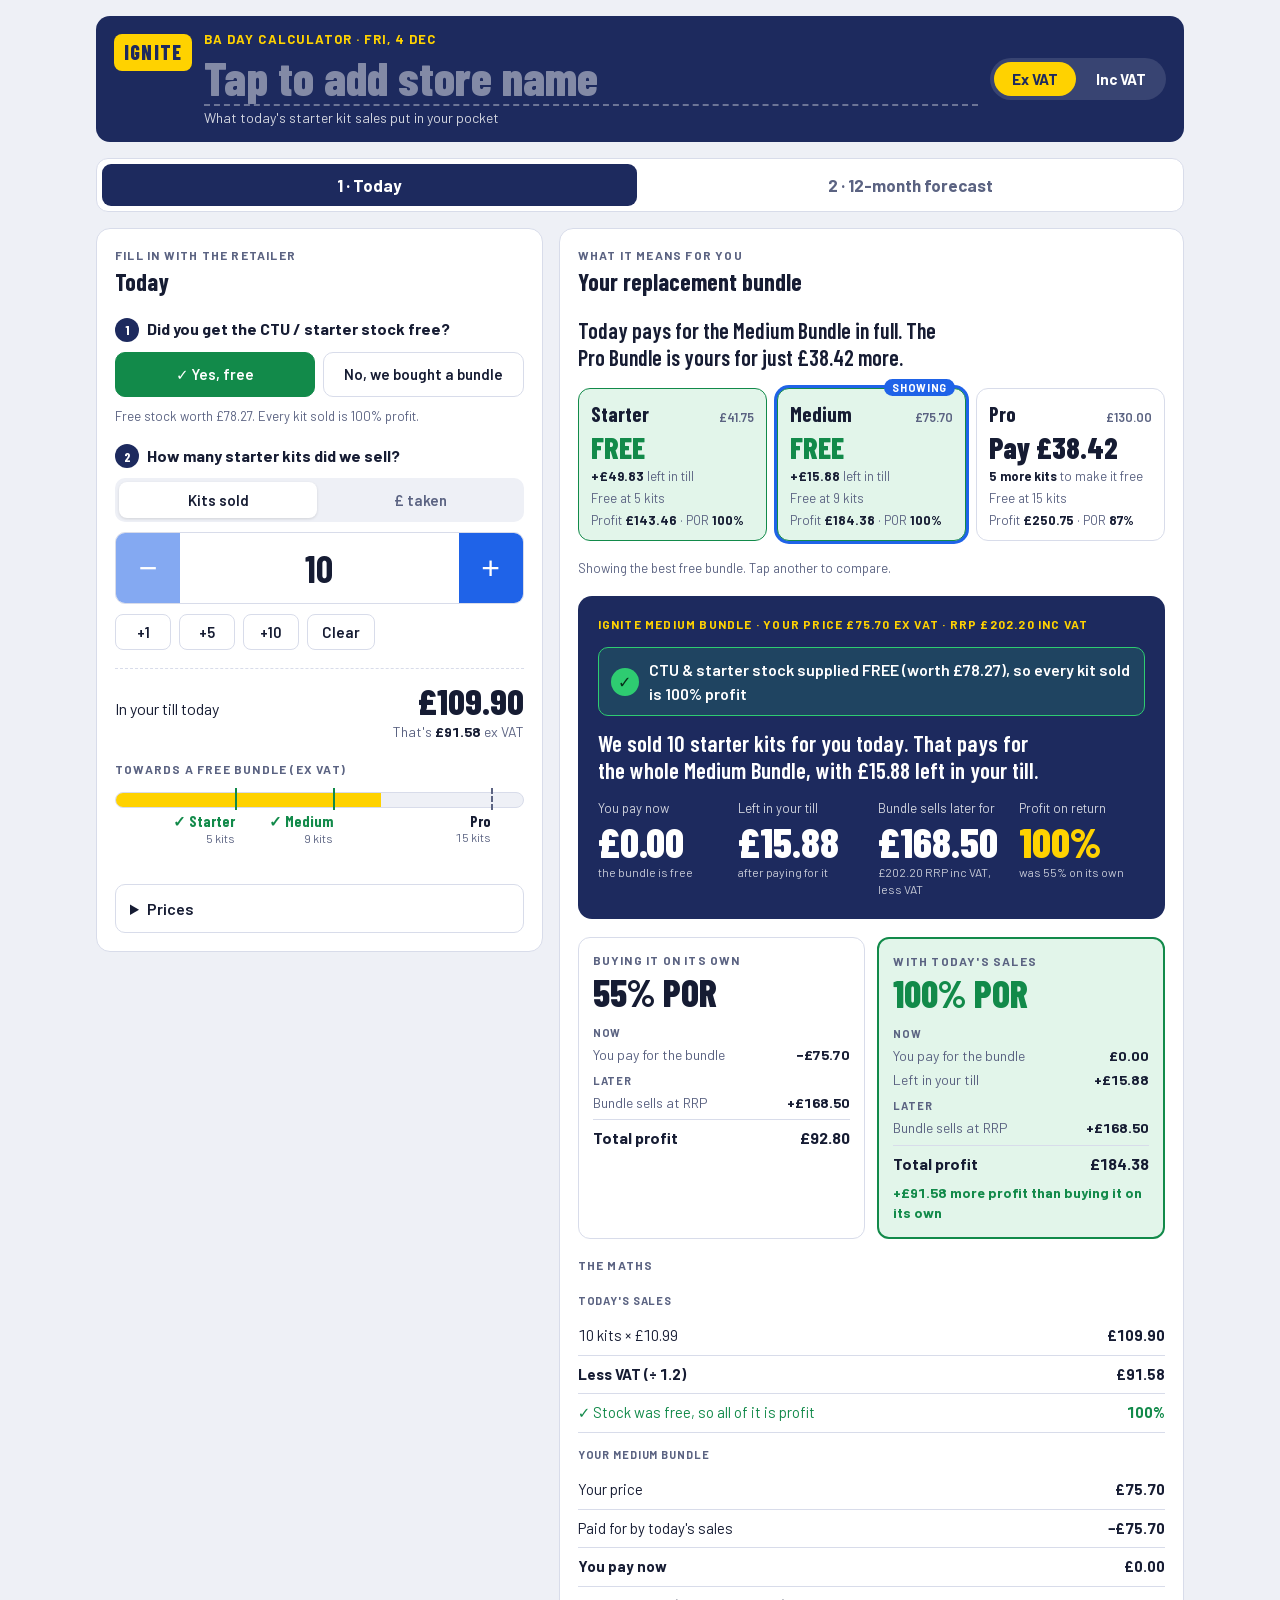
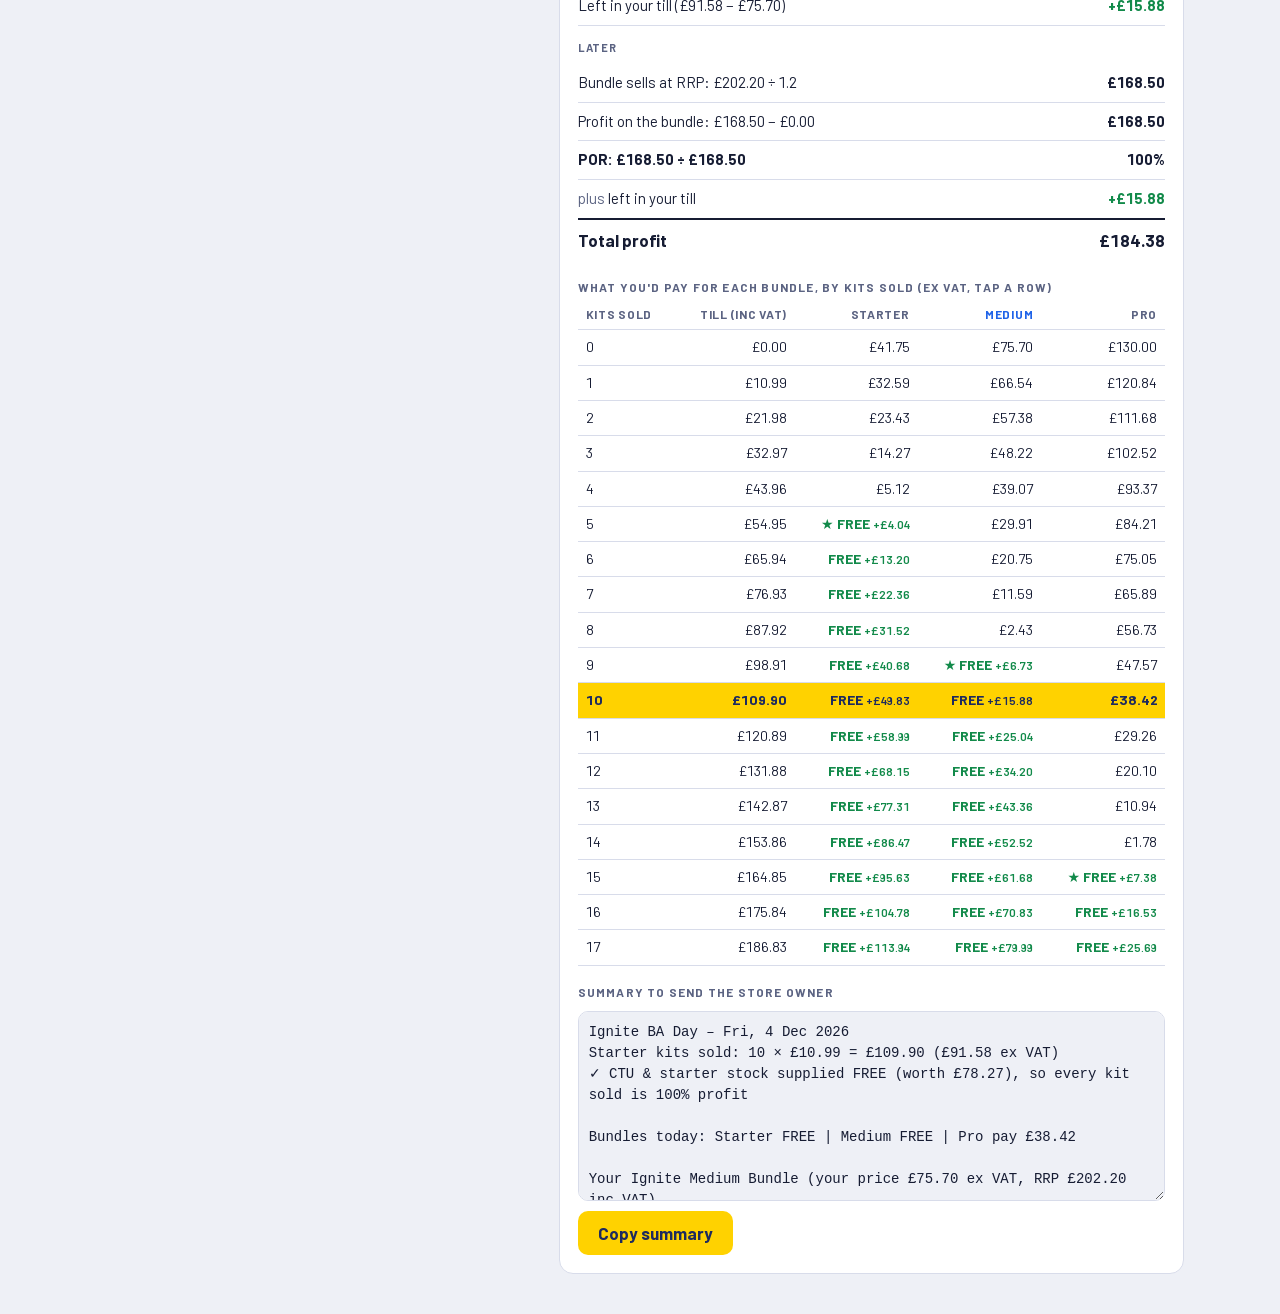
<file: index.html>
<!doctype html>
<html lang="en-GB">
<head>
<meta charset="utf-8">
<meta name="viewport" content="width=device-width, initial-scale=1, viewport-fit=cover">
<meta name="description" content="Ignite BA Day Calculator: what today's starter kit sales put in the retailer's pocket.">
<meta name="theme-color" content="#1d2a5e">
<meta name="mobile-web-app-capable" content="yes">
<meta name="apple-mobile-web-app-capable" content="yes">
<meta name="apple-mobile-web-app-title" content="BA Day">
<meta name="apple-mobile-web-app-status-bar-style" content="black-translucent">
<link rel="manifest" href="manifest.webmanifest">
<link rel="icon" type="image/png" sizes="32x32" href="icons/favicon-32.png">
<link rel="apple-touch-icon" href="icons/apple-touch-icon.png">
<link rel="stylesheet" href="fonts/fonts.css">
<style>
/* Keep content clear of the iPad status bar and home indicator when opened from the Home Screen. */
:root { padding: env(safe-area-inset-top, 0px) env(safe-area-inset-right, 0px) env(safe-area-inset-bottom, 0px) env(safe-area-inset-left, 0px); background: #1d2a5e; }
html, body { -webkit-text-size-adjust: 100%; }
button { touch-action: manipulation; }
</style>
</head>
<body>
<title>Ignite BA Day Calculator</title>
<style>
/* Layout: shop-floor tool the BA fills in with the retailer. Left: today's answers. Right: what it means, bundle by bundle. One column on phone. */
:root {
  --navy: #1d2a5e;
  --navy-ink: #ffffff;
  --yellow: #ffd200;
  --yellow-ink: #1d2a5e;
  --blue: #1f63e8;
  --bg: #eef0f6;
  --surface: #ffffff;
  --fg: #161c33;
  --muted: #5b6382;
  --line: #d8dcea;
  --good: #128a4a;
  --good-bg: #e2f5ea;
  --warn: #a35a00;
  --display: "Barlow Condensed", "Arial Narrow", "Roboto Condensed", sans-serif;
  --body: "Barlow", "Segoe UI", system-ui, -apple-system, sans-serif;
  --r: 14px;
  --c-today: #b58500;
  --c-reg: #1f63e8;
  --c-new: #0f9d8a;
}
@media (prefers-color-scheme: dark) {
  :root:not([data-theme="light"]) {
    --navy: #16204a; --navy-ink: #ffffff; --yellow: #ffd200; --yellow-ink: #16204a; --blue: #5b8dff;
    --bg: #0d1226; --surface: #161d38; --fg: #eef0fa; --muted: #9aa2c4; --line: #2a3359;
    --good: #4fd48a; --good-bg: #133626; --warn: #f2b84b; --c-today: #b88a00; --c-reg: #4f7ff0; --c-new: #13a08c; color-scheme: dark;
  }
}
:root[data-theme="dark"] {
  --navy: #16204a; --navy-ink: #ffffff; --yellow: #ffd200; --yellow-ink: #16204a; --blue: #5b8dff;
  --bg: #0d1226; --surface: #161d38; --fg: #eef0fa; --muted: #9aa2c4; --line: #2a3359;
  --good: #4fd48a; --good-bg: #133626; --warn: #f2b84b; --c-today: #b88a00; --c-reg: #4f7ff0; --c-new: #13a08c; color-scheme: dark;
}
* { box-sizing: border-box; }
[hidden] { display: none !important; }
body { background: var(--bg); color: var(--fg); font-family: var(--body); font-size: 16px; line-height: 1.45; margin: 0; }
.num { font-variant-numeric: tabular-nums; }
.wrap { max-width: 1120px; margin: 0 auto; padding-inline: 16px; padding-block: 16px 40px; display: grid; gap: 16px; }
button:focus-visible, input:focus-visible { outline: 3px solid var(--yellow); outline-offset: 2px; }

header.bar { background: var(--navy); color: var(--navy-ink); border-radius: var(--r); padding: 14px 18px; display: flex; align-items: center; justify-content: space-between; gap: 12px; flex-wrap: wrap; }
.brand { display: flex; align-items: center; gap: 12px; }
.mark { background: var(--yellow); color: var(--yellow-ink); font-family: var(--display); font-weight: 800; font-size: 20px; letter-spacing: .06em; padding: 4px 10px; border-radius: 8px; }
header h1 { font-family: var(--display); font-weight: 700; font-size: clamp(22px, 4vw, 30px); margin: 0; }
header p { margin: 0; opacity: .8; font-size: 14px; }
.brand { min-width: 0; flex: 1 1 320px; align-items: flex-start; }
.brand > div { min-width: 0; flex: 1; display: grid; gap: 2px; }
.brand .mark { margin-top: 4px; }
.appname { font-size: 13px; font-weight: 700; letter-spacing: .08em; text-transform: uppercase; color: var(--yellow); opacity: 1 !important; }
.storehead { margin: 0; }
.storehead textarea { display: block; width: 100%; min-width: 0; border: 0; border-bottom: 2px dashed transparent; background: transparent; color: var(--navy-ink); font: 800 clamp(28px, 6vw, 48px) / 1.1 var(--display); padding: 0 0 2px; border-radius: 0; resize: none; overflow: hidden; }
.storehead textarea::placeholder { color: var(--navy-ink); opacity: .45; }
.storehead textarea:hover, .storehead textarea:placeholder-shown { border-bottom-color: rgba(255,255,255,.35); }
.storehead textarea:focus-visible { outline: none; border-bottom-color: var(--yellow); }
.sr { position: absolute; width: 1px; height: 1px; overflow: hidden; clip: rect(0 0 0 0); white-space: nowrap; }
.vattoggle { display: grid; grid-template-columns: 1fr 1fr; gap: 4px; background: rgba(255,255,255,.12); border-radius: 99px; padding: 4px; }
.vattoggle button { border: 0; background: transparent; color: var(--navy-ink); font: 700 15px var(--body); padding: 8px 16px; border-radius: 99px; cursor: pointer; white-space: nowrap; }
.vattoggle button[aria-pressed="true"] { background: var(--yellow); color: var(--yellow-ink); }
.vatnote { font-size: 13px; font-weight: 600; background: rgba(255,255,255,.12); padding: 6px 12px; border-radius: 99px; }

.grid { display: grid; gap: 16px; grid-template-columns: 1fr; }
@media (min-width: 900px) { .grid { grid-template-columns: minmax(0, 5fr) minmax(0, 7fr); align-items: start; } }
.panel { background: var(--surface); border: 1px solid var(--line); border-radius: var(--r); padding: 18px; display: grid; gap: 18px; min-width: 0; }
.panel > * { min-width: 0; }
.panel h2 { font-family: var(--display); font-weight: 700; font-size: 24px; margin: 0; }
.eyebrow { font-size: 12px; font-weight: 700; letter-spacing: .1em; text-transform: uppercase; color: var(--muted); }
.q { display: grid; gap: 10px; }
.q > .label { font-weight: 700; font-size: 16px; display: flex; gap: 8px; align-items: baseline; }
.q > .label .n { flex: none; width: 24px; height: 24px; border-radius: 50%; background: var(--navy); color: var(--navy-ink); display: inline-grid; place-items: center; font: 700 14px var(--display); }
.hint { margin: 0; font-size: 13px; color: var(--muted); }

.yn, .mode, .bought { display: grid; grid-template-columns: 1fr 1fr; gap: 8px; }
.bought { grid-template-columns: repeat(3, minmax(0, 1fr)); }
.yn button, .bought button { border: 1px solid var(--line); background: var(--surface); color: var(--fg); font: 600 15px var(--body); padding: 12px 8px; border-radius: 10px; cursor: pointer; }
.yn button[aria-pressed="true"].yes { background: var(--good); border-color: var(--good); color: #fff; }
.yn button[aria-pressed="true"].no, .bought button[aria-pressed="true"] { background: var(--navy); border-color: var(--navy); color: var(--navy-ink); }
.mode { background: var(--bg); border-radius: 10px; padding: 4px; gap: 4px; }
.mode button { border: 0; background: transparent; color: var(--muted); font: 600 15px var(--body); padding: 9px; border-radius: 8px; cursor: pointer; }
.mode button[aria-pressed="true"] { background: var(--surface); color: var(--fg); box-shadow: 0 1px 3px rgba(0,0,0,.12); }

.stepper { display: grid; grid-template-columns: 64px minmax(0, 1fr) 64px; border-radius: 10px; overflow: hidden; border: 1px solid var(--line); height: 72px; }
.stepper button { border: 0; background: var(--blue); color: #fff; font-size: 32px; cursor: pointer; }
.stepper button.minus { opacity: .55; }
.stepper input { border: 0; text-align: center; font: 700 38px var(--display); color: var(--fg); background: var(--surface); width: 100%; min-width: 0; }
.money-in { display: flex; align-items: center; border: 1px solid var(--line); border-radius: 10px; height: 72px; padding-inline: 16px; background: var(--surface); }
.money-in span { font: 700 32px var(--display); color: var(--muted); }
.money-in input { border: 0; background: transparent; font: 700 38px var(--display); color: var(--fg); width: 100%; min-width: 0; padding-left: 6px; }
.quick { display: flex; flex-wrap: wrap; gap: 8px; }
.quick button { border: 1px solid var(--line); background: var(--surface); color: var(--fg); font: 600 15px var(--body); padding: 8px 14px; border-radius: 8px; cursor: pointer; min-width: 56px; }

.takings { display: grid; grid-template-columns: 1fr auto; gap: 2px 12px; align-items: baseline; border-top: 1px dashed var(--line); padding-top: 14px; }
.takings b { font: 800 36px / 1 var(--display); text-align: right; }
.takings .exv { grid-column: 2; text-align: right; font-size: 14px; color: var(--muted); }
.takings .exv strong { color: var(--fg); }

/* Bundle ladder: one bar, a marker where each bundle becomes free */
.track { position: relative; padding-top: 4px; }
.track .rail { height: 16px; border-radius: 99px; background: var(--bg); border: 1px solid var(--line); overflow: hidden; }
.track .fill { height: 100%; width: 0; background: var(--yellow); transition: width .35s ease; }
.marks { position: relative; height: 54px; margin-top: 4px; }
.mk { position: absolute; top: 0; transform: translateX(-100%); text-align: right; font-size: 12px; line-height: 1.25; color: var(--muted); white-space: nowrap; padding-right: 2px; }
.mk::before { content: ""; position: absolute; right: 0; top: -24px; height: 22px; border-right: 2px dashed var(--muted); }
.mk b { display: block; font: 700 15px var(--display); color: var(--fg); }
.mk.hit b { color: var(--good); }
.mk.hit::before { border-right: 2px solid var(--good); }

details.settings { border: 1px solid var(--line); border-radius: 10px; padding: 0 14px; }
details.settings summary { cursor: pointer; padding: 12px 0; font-weight: 600; }
.fields { display: grid; grid-template-columns: repeat(auto-fit, minmax(130px, 1fr)); gap: 12px; padding-bottom: 14px; }
.fields label { display: grid; gap: 4px; font-size: 13px; color: var(--muted); font-weight: 600; }
.fields input { font: 600 17px var(--body); padding: 9px 10px; border-radius: 8px; border: 1px solid var(--line); background: var(--bg); color: var(--fg); width: 100%; min-width: 0; }
.fields .full { grid-column: 1 / -1; }
.fields .grp { grid-column: 1 / -1; font-weight: 700; color: var(--fg); font-size: 14px; margin-top: 4px; }
.linkbtn { border: 0; background: none; color: var(--blue); font: 600 14px var(--body); cursor: pointer; padding: 0; }

/* Bundle cards */
.pick { margin: 0; font-family: var(--display); font-weight: 600; font-size: 22px; line-height: 1.2; text-wrap: balance; }
.tiers { display: grid; grid-template-columns: repeat(3, minmax(0, 1fr)); gap: 10px; }
@media (max-width: 560px) { .tiers { grid-template-columns: 1fr; } }
.tier { position: relative; border: 1px solid var(--line); border-radius: 12px; padding: 12px; display: grid; gap: 6px; text-align: left; background: var(--surface); color: var(--fg); font-family: var(--body); cursor: pointer; min-width: 0; align-content: start; }
.tier.free { background: var(--good-bg); border-color: var(--good); }
.tier.sel { box-shadow: 0 0 0 3px var(--blue); }
.tier .tag { position: absolute; top: -10px; right: 10px; background: var(--blue); color: #fff; font-size: 11px; font-weight: 700; letter-spacing: .06em; text-transform: uppercase; padding: 2px 8px; border-radius: 99px; }
.tier .nm { font: 700 21px var(--display); display: flex; justify-content: space-between; gap: 6px; align-items: baseline; }
.tier .nm small { font: 600 13px var(--body); color: var(--muted); }
.tier .big { font: 800 30px / 1 var(--display); }
.tier.free .big { color: var(--good); }
.tier .sub { font-size: 13px; color: var(--muted); }
.tier .sub b { color: var(--fg); }
.autorow { display: flex; justify-content: space-between; gap: 10px; flex-wrap: wrap; align-items: center; font-size: 13px; color: var(--muted); }

/* Selected bundle deal */
.hero { background: var(--navy); color: var(--navy-ink); border-radius: var(--r); padding: 20px; display: grid; gap: 14px; }
.hero .eyebrow { color: var(--yellow); }
.freetick { display: flex; align-items: center; gap: 10px; background: rgba(46, 204, 113, .16); border: 1px solid #2ecc71; border-radius: 10px; padding: 10px 12px; font-weight: 600; }
.freetick .tk { flex: none; width: 28px; height: 28px; border-radius: 50%; background: #2ecc71; color: #08301a; display: grid; place-items: center; font-weight: 800; }
.headline { font-family: var(--display); font-weight: 600; font-size: 23px; line-height: 1.2; margin: 0; text-wrap: balance; }
.hero-row { display: grid; grid-template-columns: repeat(auto-fit, minmax(120px, 1fr)); gap: 14px; }
.stepper input::-webkit-outer-spin-button, .stepper input::-webkit-inner-spin-button { -webkit-appearance: none; margin: 0; }
.stepper input { -moz-appearance: textfield; }
.hero-row.two { grid-template-columns: repeat(2, minmax(0, 1fr)); }
.stat { display: grid; gap: 2px; align-content: start; }
.stat .k { font-size: 13px; opacity: .8; }
.stat .v { font: 800 clamp(30px, 4.2vw, 42px) / 1 var(--display); }
.stat .v.y { color: var(--yellow); }
.stat .s { font-size: 12px; opacity: .75; }

.compare { display: grid; grid-template-columns: 1fr 1fr; gap: 12px; }
@media (max-width: 460px) { .compare { grid-template-columns: 1fr; } }
.cmp { border: 1px solid var(--line); border-radius: 12px; padding: 14px; display: grid; gap: 4px; min-width: 0; align-content: start; }
.cmp.today { border: 2px solid var(--good); background: var(--good-bg); }
.cmp .por { font: 800 38px / 1 var(--display); }
.cmp.today .por { color: var(--good); }
.lines { display: grid; gap: 4px; font-size: 14px; margin: 6px 0 0; }
.lines div { display: flex; justify-content: space-between; gap: 10px; }
.lines dt { color: var(--muted); }
.lines dd { margin: 0; font-weight: 700; white-space: nowrap; }
.lines .when { font-size: 11px; font-weight: 700; letter-spacing: .08em; text-transform: uppercase; color: var(--muted); margin-top: 4px; }
.lines .tot { border-top: 1px solid var(--line); padding-top: 6px; margin-top: 2px; font-size: 16px; }
.lines .tot dt { color: var(--fg); font-weight: 700; }
.lift { font-weight: 700; color: var(--good); font-size: 14px; margin-top: 4px; }

.maths { width: 100%; border-collapse: collapse; font-size: 15px; }
.maths td { padding: 8px 0; border-bottom: 1px solid var(--line); vertical-align: top; }
.maths td:last-child { text-align: right; font-weight: 700; white-space: nowrap; padding-left: 12px; }
.maths tr.sec td { color: var(--muted); font-size: 11px; font-weight: 700; letter-spacing: .08em; text-transform: uppercase; padding-top: 14px; border-bottom: 0; }
.maths tr.key td { font-weight: 700; }
.maths tr.good td:last-child, .maths tr.tick td { color: var(--good); }
.maths tr.minus td:last-child { color: var(--warn); }
.maths tr.total td { border-bottom: 0; border-top: 2px solid var(--fg); font-size: 17px; font-weight: 700; }

.ladder-wrap { overflow-x: auto; }
.ladder { width: 100%; border-collapse: collapse; font-size: 14px; min-width: 470px; }
.ladder th { text-align: right; font-size: 12px; text-transform: uppercase; letter-spacing: .06em; color: var(--muted); padding: 6px 8px; border-bottom: 1px solid var(--line); }
.ladder th:first-child, .ladder td:first-child { text-align: left; }
.ladder th.sel { color: var(--blue); }
.ladder td { text-align: right; padding: 7px 8px; border-bottom: 1px solid var(--line); }
.ladder td.f { color: var(--good); font-weight: 700; }
.ladder td.f small { font-weight: 600; }
.ladder tr { cursor: pointer; }
.ladder tr:hover td { background: var(--bg); }
.ladder tr.cur td, .ladder tr.cur:hover td { background: var(--yellow); color: var(--yellow-ink); font-weight: 700; }

textarea#summary { width: 100%; min-height: 190px; font: 14px/1.5 ui-monospace, Menlo, Consolas, monospace; border: 1px solid var(--line); border-radius: 10px; padding: 10px; background: var(--bg); color: var(--fg); resize: vertical; }
.share { display: flex; gap: 10px; flex-wrap: wrap; align-items: center; }
.btn { border: 0; background: var(--yellow); color: var(--yellow-ink); font: 700 17px var(--body); padding: 12px 20px; border-radius: 10px; cursor: pointer; }
.toast { font-size: 14px; color: var(--good); font-weight: 600; }
/* Tabs */
.tabs { display: grid; grid-template-columns: 1fr 1fr; gap: 6px; background: var(--surface); border: 1px solid var(--line); border-radius: 12px; padding: 5px; position: sticky; top: env(safe-area-inset-top, 0px); z-index: 5; }
.tabs button { border: 0; background: transparent; color: var(--muted); font: 700 17px var(--body); padding: 11px 8px; border-radius: 9px; cursor: pointer; }
.tabs button[aria-selected="true"] { background: var(--navy); color: var(--navy-ink); }

/* Forecast */
.flow { display: grid; grid-template-columns: repeat(4, minmax(0, 1fr)); gap: 8px; }
@media (max-width: 640px) { .flow { grid-template-columns: 1fr 1fr; } }
.flow div { background: var(--bg); border-radius: 12px; padding: 12px; display: grid; gap: 2px; align-content: start; position: relative; }
.flow b { font: 800 30px / 1.05 var(--display); }
.flow span { font-size: 13px; color: var(--muted); }
.legend { display: flex; gap: 16px; flex-wrap: wrap; font-size: 13px; color: var(--muted); }
.legend i { display: inline-block; width: 12px; height: 12px; border-radius: 3px; vertical-align: -1px; margin-right: 6px; }
.chart-wrap { position: relative; }
.chart { width: 100%; height: auto; display: block; overflow: visible; }
.chart text { fill: var(--muted); font: 12px var(--body); }
.chart .grid line { stroke: var(--line); stroke-width: 1; }
.chart .hit { fill: transparent; cursor: pointer; }
.chart .hit:hover, .chart .hit.on { fill: var(--fg); fill-opacity: .05; }
.tip { position: absolute; pointer-events: none; background: var(--surface); color: var(--fg); border: 1px solid var(--line); border-radius: 10px; padding: 8px 10px; font-size: 13px; box-shadow: 0 6px 18px rgba(0,0,0,.15); white-space: nowrap; transform: translate(-50%, -100%); }
.tip b { display: block; font-size: 14px; }
.ftable { width: 100%; border-collapse: collapse; font-size: 14px; min-width: 460px; }
.ftable th { text-align: right; font-size: 12px; text-transform: uppercase; letter-spacing: .06em; color: var(--muted); padding: 6px 8px; border-bottom: 1px solid var(--line); }
.ftable td { text-align: right; padding: 7px 8px; border-bottom: 1px solid var(--line); }
.ftable th:first-child, .ftable td:first-child { text-align: left; }
.ftable tr.sold td { color: var(--good); font-weight: 700; }
.fields select { font: 600 17px var(--body); padding: 9px 10px; border-radius: 8px; border: 1px solid var(--line); background: var(--bg); color: var(--fg); width: 100%; }
@media (prefers-reduced-motion: reduce) { .track .fill { transition: none; } }
</style>

<div class="wrap">
  <header class="bar">
    <div class="brand">
      <span class="mark">IGNITE</span>
      <div>
        <p class="appname">BA Day Calculator · <span id="todayDate"></span></p>
        <h1 class="storehead"><label for="store" class="sr">Store name</label><textarea id="store" rows="1" placeholder="Tap to add store name" autocomplete="off" enterkeyhint="done" spellcheck="false"></textarea></h1>
        <p>What today's starter kit sales put in your pocket</p>
      </div>
    </div>
    <div class="vattoggle" role="group" aria-label="Show £ figures">
      <button type="button" data-vatmode="ex" aria-pressed="true">Ex VAT</button>
      <button type="button" data-vatmode="inc" aria-pressed="false">Inc VAT</button>
    </div>
  </header>

  <div class="tabs" role="tablist" aria-label="Pages">
    <button type="button" role="tab" id="tabToday" aria-selected="true" aria-controls="pageToday">1 · Today</button>
    <button type="button" role="tab" id="tabForecast" aria-selected="false" aria-controls="pageForecast">2 · 12-month forecast</button>
  </div>

  <div class="grid" id="pageToday" role="tabpanel" aria-labelledby="tabToday">
    <!-- TODAY -->
    <section class="panel" aria-labelledby="inTitle">
      <div>
        <div class="eyebrow">Fill in with the retailer</div>
        <h2 id="inTitle">Today</h2>
      </div>

      <div class="q">
        <div class="label"><span class="n">1</span>Did you get the CTU / starter stock free?</div>
        <div class="yn" role="group" aria-label="Was the starter stock free">
          <button type="button" class="yes" id="freeYes" aria-pressed="true">✓ Yes, free</button>
          <button type="button" class="no" id="freeNo" aria-pressed="false">No, we bought a bundle</button>
        </div>
        <div id="boughtBox" hidden style="display:grid;gap:8px">
          <div class="hint">Which bundle did you buy it in?</div>
          <div class="bought" role="group" aria-label="Bundle the stock came from">
            <button type="button" data-bought="starter">Starter</button>
            <button type="button" data-bought="medium">Medium</button>
            <button type="button" data-bought="pro">Pro</button>
          </div>
        </div>
        <p class="hint" id="freeHint"></p>
      </div>

      <div class="q">
        <div class="label"><span class="n">2</span>How many starter kits did we sell?</div>
        <div class="mode" role="group" aria-label="How to enter sales">
          <button type="button" id="modeKits" aria-pressed="true">Kits sold</button>
          <button type="button" id="modeCash" aria-pressed="false">£ taken</button>
        </div>
        <div id="kitsBox" style="display:grid;gap:10px">
          <div class="stepper">
            <button type="button" class="minus" id="kitMinus" aria-label="One less kit">−</button>
            <input id="kits" type="number" inputmode="numeric" min="0" step="1" value="10" aria-label="Starter kits sold">
            <button type="button" id="kitPlus" aria-label="One more kit">+</button>
          </div>
          <div class="quick">
            <button type="button" data-add="1">+1</button>
            <button type="button" data-add="5">+5</button>
            <button type="button" data-add="10">+10</button>
            <button type="button" data-set="0">Clear</button>
          </div>
        </div>
        <div id="cashBox" hidden style="display:grid;gap:10px">
          <label class="money-in" for="cash"><span>£</span>
            <input id="cash" type="number" inputmode="decimal" min="0" step="0.01" value="50" aria-label="Pounds taken including VAT">
          </label>
          <p class="hint">Enter the till total including VAT.</p>
        </div>
      </div>

      <div class="takings">
        <span>In your till today</span>
        <b class="num" id="takings">£0.00</b>
        <span class="exv num" id="takingsNote"></span>
      </div>

      <div class="q">
        <div class="eyebrow">Towards a free bundle (<span class="vt">ex VAT</span>)</div>
        <div class="track">
          <div class="rail" role="progressbar" aria-label="Today's takings towards the bundles" aria-valuemin="0" aria-valuemax="100" id="rail"><div class="fill" id="fill"></div></div>
          <div class="marks num" id="marks"></div>
        </div>
      </div>

      <details class="settings">
        <summary>Prices</summary>
        <div class="fields">
          <label>Starter kit retail (£ inc VAT)
            <input id="kitPrice" type="number" inputmode="decimal" step="0.01" min="0" value="10.99">
          </label>
          <label>Free CTU value (£ ex VAT)
            <input id="ctuValue" type="number" inputmode="decimal" step="0.01" min="0" value="78.27">
          </label>
          <span class="grp">Bundles: your price (ex VAT) and RRP (inc VAT)</span>
          <label>Starter price<input id="starterCost" type="number" inputmode="decimal" step="0.01" min="0" value="41.75"></label>
          <label>Starter RRP<input id="starterRrp" type="number" inputmode="decimal" step="0.01" min="0" value="112.35"></label>
          <label>Medium price<input id="mediumCost" type="number" inputmode="decimal" step="0.01" min="0" value="75.70"></label>
          <label>Medium RRP<input id="mediumRrp" type="number" inputmode="decimal" step="0.01" min="0" value="202.20"></label>
          <label>Pro price<input id="proCost" type="number" inputmode="decimal" step="0.01" min="0" value="130.00"></label>
          <label>Pro RRP<input id="proRrp" type="number" inputmode="decimal" step="0.01" min="0" value="347.00"></label>
          <button type="button" class="linkbtn" id="resetPrices">Reset to Vape Local prices</button>
        </div>
      </details>
    </section>

    <!-- WHAT IT MEANS -->
    <section class="panel" aria-labelledby="outTitle" aria-live="polite">
      <div>
        <div class="eyebrow">What it means for you</div>
        <h2 id="outTitle">Your replacement bundle</h2>
      </div>

      <p class="pick" id="pick"></p>
      <div class="tiers num" id="tiers"></div>
      <div class="autorow">
        <span id="autoText"></span>
        <button type="button" class="linkbtn" id="autoBtn" hidden>Show the best free bundle</button>
      </div>

      <div class="hero">
        <div class="eyebrow" id="heroTitle"></div>
        <div class="freetick" id="freeTick"><span class="tk">✓</span><span id="freeTickText"></span></div>
        <p class="headline" id="headline"></p>
        <div class="hero-row num">
          <div class="stat"><span class="k">You pay now</span><span class="v" id="sPay"></span><span class="s" id="sPayS"></span></div>
          <div class="stat"><span class="k">Left in your till</span><span class="v" id="sLeft"></span><span class="s">after paying for it</span></div>
          <div class="stat"><span class="k">Bundle sells later for</span><span class="v" id="sLater"></span><span class="s" id="sLaterS"></span></div>
          <div class="stat"><span class="k">Profit on return</span><span class="v y" id="sPor"></span><span class="s" id="sPorS"></span></div>
        </div>
      </div>

      <div class="compare num">
        <div class="cmp">
          <span class="eyebrow">Buying it on its own</span>
          <span class="por" id="basePor"></span>
          <dl class="lines" id="baseLines"></dl>
        </div>
        <div class="cmp today">
          <span class="eyebrow">With today's sales</span>
          <span class="por" id="todayPor"></span>
          <dl class="lines" id="todayLines"></dl>
          <span class="lift" id="lift"></span>
        </div>
      </div>

      <div>
        <div class="eyebrow" style="margin-bottom:4px">The maths</div>
        <table class="maths num"><tbody id="maths"></tbody></table>
      </div>

      <div>
        <div class="eyebrow" style="margin-bottom:4px">What you'd pay for each bundle, by kits sold (<span class="vt">ex VAT</span>, tap a row)</div>
        <div class="ladder-wrap">
          <table class="ladder num">
            <thead><tr><th>Kits sold</th><th>Till (inc VAT)</th><th id="hStarter">Starter</th><th id="hMedium">Medium</th><th id="hPro">Pro</th></tr></thead>
            <tbody id="ladder"></tbody>
          </table>
        </div>
      </div>

      <div style="display:grid;gap:10px">
        <div class="eyebrow">Summary to send the store owner</div>
        <textarea id="summary" readonly aria-label="Summary text"></textarea>
        <div class="share">
          <button type="button" class="btn" id="copy">Copy summary</button>
          <span class="toast" id="toast" role="status"></span>
        </div>
      </div>
    </section>
  </div>

  <div class="grid" id="pageForecast" role="tabpanel" aria-labelledby="tabForecast" hidden>
    <section class="panel" aria-labelledby="fIn">
      <div>
        <div class="eyebrow">Built on today's sales</div>
        <h2 id="fIn">Your new regulars</h2>
      </div>
      <p class="hint" id="fFrom"></p>

      <div class="q">
        <div class="label"><span class="n">3</span>Will you get behind Ignite?</div>
        <div class="yn" role="group" aria-label="Is the retailer engaged">
          <button type="button" class="yes" id="engYes" aria-pressed="true">✓ Yes, engaged</button>
          <button type="button" class="no" id="engNo" aria-pressed="false">Not yet</button>
        </div>
        <p class="hint">Engaged means Ignite is on display, kept in stock and recommended by staff. That brings new customers in every week.</p>
        <div class="fields num" id="newBox" style="padding:0">
          <label class="full">New Ignite customers a week
            <input id="fNew" type="number" inputmode="numeric" min="0" step="1" value="2">
          </label>
        </div>
      </div>

      <div class="fields num" style="padding:0">
        <label>Customers who come back (%)
          <input id="fRate" type="number" inputmode="numeric" min="0" max="100" step="1" value="30">
        </label>
        <label>Spend per visit (£ inc VAT)
          <input id="fSpend" type="number" inputmode="decimal" min="0" step="0.01" value="6.99">
        </label>
        <label>How often they buy
          <select id="fFreq">
            <option value="52">Every week</option>
            <option value="26">Every 2 weeks</option>
            <option value="12">Every month</option>
          </select>
        </label>
        <label>Your margin on reorders (%)
          <input id="fMargin" type="number" inputmode="numeric" min="0" max="100" step="1" value="55">
        </label>
        <label>Forecast (months)
          <input id="fMonths" type="number" inputmode="numeric" min="1" max="24" step="1" value="12">
        </label>
      </div>
      <p class="hint">Spend per visit is an average across Ignite pods and refills. New customers each buy a starter kit at the kit price on page 1. Margin is 55% to match Vape Local bundle pricing.</p>
      <div style="display:grid;gap:8px">
        <div class="eyebrow">How it works</div>
        <ol class="hint" style="margin:0;padding-left:18px;display:grid;gap:4px;font-size:14px">
          <li>Some of today's kit buyers come back every week for pods and refills.</li>
          <li>If you're engaged, new customers buy a starter kit every week, and the same share of them come back too. Your regulars snowball.</li>
          <li>Their first purchases sell through the bundle today paid for. That profit is already on page 1.</li>
          <li>After that you reorder, and every sale makes your margin on top.</li>
        </ol>
      </div>
    </section>

    <section class="panel" aria-labelledby="fOut" aria-live="polite">
      <div>
        <div class="eyebrow">What it means for you</div>
        <h2 id="fOut">Forecast</h2>
      </div>
      <p class="pick" id="fPick"></p>
      <div class="flow num">
        <div><span>Regulars from today</span><b id="fRegs"></b><span id="fRegsS"></span></div>
        <div><span>New customers a week</span><b id="fNewV"></b><span id="fNewS"></span></div>
        <div><span id="fEndK"></span><b id="fEndRegs"></b><span id="fEndS"></span></div>
        <div><span>Bundle sold through in</span><b id="fSellThrough"></b><span id="fSellS"></span></div>
      </div>

      <div class="hero">
        <div class="eyebrow" id="fHeroTitle"></div>
        <div class="hero-row num two">
          <div class="stat"><span class="k">Today's deal (page 1)</span><span class="v" id="fToday"></span><span class="s" id="fTodayS"></span></div>
          <div class="stat"><span class="k">Reorders: today's regulars</span><span class="v" id="fReorder"></span><span class="s" id="fReorderS"></span></div>
          <div class="stat" id="fGrowthStat"><span class="k">Extra from getting behind it</span><span class="v" id="fGrowth"></span><span class="s" id="fGrowthS"></span></div>
          <div class="stat"><span class="k">Total profit</span><span class="v y" id="fTotal"></span><span class="s" id="fTotalS"></span></div>
        </div>
      </div>

      <div style="display:grid;gap:8px">
        <div class="eyebrow">Profit building up, month by month (<span class="vt">ex VAT</span>)</div>
        <div class="legend">
          <span><i style="background:var(--c-today)"></i>Today's deal</span>
          <span><i style="background:var(--c-reg)"></i>Reorders from today's regulars</span>
          <span id="legNew"><i style="background:var(--c-new)"></i>Extra from new customers (engaged)</span>
        </div>
        <div class="chart-wrap"><svg class="chart num" id="fChart" role="img" aria-label="Cumulative profit by month"></svg><div class="tip" id="fTip" hidden></div></div>
      </div>

      <div>
        <div class="eyebrow" style="margin-bottom:4px">Month by month</div>
        <div class="ladder-wrap">
          <table class="ftable num">
            <thead><tr><th>Month</th><th>Regulars</th><th>Ignite sales that month (<span class="vt">ex VAT</span>)</th><th>Bundle stock left</th><th>Total profit so far</th></tr></thead>
            <tbody id="fRows"></tbody>
          </table>
        </div>
      </div>
      <p class="hint">A forecast, not a promise. It assumes regulars keep buying for the whole period. All £ figures <span class="vt">ex VAT</span> unless shown.</p>
    </section>
  </div>
</div>

<script>
(function () {
  var VAT = 1.2;
  var KEYS = ["starter", "medium", "pro"];
  var NAMES = { starter: "Starter", medium: "Medium", pro: "Pro" };
  var DEFAULT_PRICES = { kitPrice: 10.99, ctuValue: 78.27, starterCost: 41.75, starterRrp: 112.35, mediumCost: 75.70, mediumRrp: 202.20, proCost: 130.00, proRrp: 347.00 };
  var PRICE_IDS = Object.keys(DEFAULT_PRICES);
  var $ = function (id) { return document.getElementById(id); };
  // sel: the bundle the retailer is looking at; null means follow the best free bundle.
  var state = { mode: "kits", kits: 10, cash: 50, free: true, bought: "starter", sel: null, tab: "today", engaged: true, vat: "ex" };
  var FORECAST_IDS = ["fNew", "fRate", "fSpend", "fFreq", "fMargin", "fMonths"];

  function num(v) { var n = parseFloat(v); return isFinite(n) && n > 0 ? n : 0; }
  function r2(n) { return Math.round(n * 100) / 100; }
  function gbp(n) { return "£" + r2(n).toFixed(2).replace(/\B(?=(\d{3})+(?!\d))/g, ","); }
  function pct(n) { return Math.round(n * 100) + "%"; }

  function load() {
    try {
      var s = JSON.parse(localStorage.getItem("ignite-ba-calc-v2") || "null");
      if (!s) return;
      PRICE_IDS.concat(["store"], FORECAST_IDS).forEach(function (k) { if (s[k] != null) $(k).value = s[k]; });
      ["mode", "kits", "cash", "free", "bought", "sel", "engaged", "vat"].forEach(function (k) { if (s[k] !== undefined) state[k] = s[k]; });
      if (KEYS.indexOf(state.bought) < 0) state.bought = "starter";
      if (state.sel !== null && KEYS.indexOf(state.sel) < 0) state.sel = null;
    } catch (e) {}
  }
  function save() {
    try {
      var s = { mode: state.mode, kits: state.kits, cash: state.cash, free: state.free, bought: state.bought, sel: state.sel, engaged: state.engaged, vat: state.vat, store: $("store").value };
      PRICE_IDS.concat(FORECAST_IDS).forEach(function (k) { s[k] = $(k).value; });
      localStorage.setItem("ignite-ba-calc-v2", JSON.stringify(s));
    } catch (e) {}
  }

  // Everything is worked out in one VAT basis: ex VAT (as on Vape Local) or inc VAT.
  // Ex VAT: inc-VAT prices (RRP, kit price, till) are divided by 1.2. Inc VAT: ex-VAT prices (your price, CTU value) are × 1.2.
  // Percentages (POR, margin) are the same either way.
  function inc() { return state.vat === "inc"; }
  function VT() { return inc() ? " inc VAT" : " ex VAT"; }
  function inputs() {
    var up = inc() ? VAT : 1, down = inc() ? 1 : VAT;
    var p = { kit: num($("kitPrice").value), ctu: r2(num($("ctuValue").value) * up), b: {}, down: down };
    KEYS.forEach(function (k) {
      var cost = num($(k + "Cost").value), rrp = num($(k + "Rrp").value);
      p.b[k] = { key: k, name: "Ignite " + NAMES[k] + " Bundle", short: NAMES[k], cost: r2(cost * up), rrp: rrp, rrpV: r2(rrp / down) };
    });
    p.kitV = p.kit / down;
    // When the stock was bought, kits sold cost what that bundle cost per £ of ex-VAT retail.
    var src = p.b[state.bought];
    p.costShare = src.rrpV > 0 ? src.cost / src.rrpV : 0;
    p.kitCost = r2(p.kitV * p.costShare);
    return p;
  }

  // The one calculation everything uses, in the chosen VAT basis.
  // takingsEx goes towards the bundle; whatever is over stays in the till.
  function deal(takingsEx, b, p) {
    var pay = Math.max(0, r2(b.cost - takingsEx));
    var left = Math.max(0, r2(takingsEx - b.cost));
    var bundleProfit = r2(b.rrpV - pay);              // made when the bundle stock sells at RRP
    var stockCost = state.free ? 0 : r2(takingsEx * p.costShare);
    var total = r2(bundleProfit + left - stockCost);
    var kitsToFree = p.kitV > 0 ? Math.ceil(b.cost / p.kitV - 1e-9) : 0;
    return {
      pay: pay, left: left, bundleProfit: bundleProfit, stockCost: stockCost, total: total,
      por: b.rrpV > 0 ? bundleProfit / b.rrpV : 0, isFree: pay === 0 && b.cost > 0, kitsToFree: kitsToFree,
      baseProfit: r2(b.rrpV - b.cost), basePor: b.rrpV > 0 ? (b.rrpV - b.cost) / b.rrpV : 0
    };
  }

  function render() {
    var p = inputs();
    var kitsMode = state.mode === "kits";
    var till = kitsMode ? r2(state.kits * p.kit) : r2(state.cash);
    var tillV = r2(till / p.down);
    var kitsSold = kitsMode ? state.kits : (p.kit > 0 ? Math.floor(till / p.kit + 1e-9) : 0);
    var D = {}; KEYS.forEach(function (k) { D[k] = deal(tillV, p.b[k], p); });
    var freeKeys = KEYS.filter(function (k) { return D[k].isFree; });
    var best = freeKeys.length ? freeKeys[freeKeys.length - 1] : null;
    var next = KEYS[freeKeys.length] || null;
    var selKey = state.sel || best || "starter";
    var b = p.b[selKey], d = D[selKey];

    // 1. free stock
    $("freeYes").setAttribute("aria-pressed", state.free);
    $("freeNo").setAttribute("aria-pressed", !state.free);
    $("boughtBox").hidden = state.free;
    document.querySelectorAll("[data-bought]").forEach(function (x) { x.setAttribute("aria-pressed", x.dataset.bought === state.bought); });
    $("freeHint").textContent = state.free
      ? "Free stock worth " + gbp(p.ctu) + ". Every kit sold is 100% profit."
      : "Kits from the " + p.b[state.bought].short + " Bundle cost you " + gbp(p.kitCost) + " each, so each kit sold makes " + pct(1 - p.costShare) + " margin (" + gbp(p.kitV - p.kitCost) + ").";

    // 2. takings
    $("takings").textContent = gbp(till);
    $("takingsNote").innerHTML = inc() ? "Includes <strong>" + gbp(till - r2(till / VAT)) + "</strong> VAT" : "That's <strong>" + gbp(tillV) + "</strong> ex VAT";
    document.querySelectorAll(".vt").forEach(function (e) { e.textContent = VT().trim(); });
    document.querySelectorAll("[data-vatmode]").forEach(function (x) { x.setAttribute("aria-pressed", x.dataset.vatmode === state.vat); });

    // Track: scale to the biggest bundle, markers where each becomes free
    var maxCost = Math.max(p.b.pro.cost, p.b.medium.cost, p.b.starter.cost, 1);
    var scale = Math.max(maxCost * 1.08, tillV);
    $("fill").style.width = Math.min(100, tillV / scale * 100) + "%";
    $("rail").setAttribute("aria-valuenow", Math.round(Math.min(1, tillV / maxCost) * 100));
    $("marks").innerHTML = KEYS.map(function (k) {
      return "<span class='mk" + (D[k].isFree ? " hit" : "") + "' style='left:" + (p.b[k].cost / scale * 100) + "%'><b>" + (D[k].isFree ? "✓ " : "") + NAMES[k] + "</b>" + D[k].kitsToFree + " kits</span>";
    }).join("");

    // Recommendation
    var pick;
    if (tillV <= 0) pick = "Sell " + D.starter.kitsToFree + " kits and the Starter Bundle is free.";
    else if (!best) {
      var more = Math.max(0, D.starter.kitsToFree - kitsSold);
      pick = "Today takes " + gbp(tillV) + " off your bundle. " + more + " more kit" + (more === 1 ? "" : "s") + " and the Starter Bundle is free.";
    } else if (next) pick = "Today pays for the " + p.b[best].short + " Bundle in full. The " + p.b[next].short + " Bundle is yours for just " + gbp(D[next].pay) + " more.";
    else pick = "Today pays for the Pro Bundle, the biggest one, in full.";
    $("pick").textContent = pick;

    // Bundle cards
    $("tiers").innerHTML = KEYS.map(function (k) {
      var x = D[k], bb = p.b[k];
      var more = Math.max(0, x.kitsToFree - kitsSold);
      return "<button type='button' class='tier" + (x.isFree ? " free" : "") + (k === selKey ? " sel" : "") + "' data-tier='" + k + "' aria-pressed='" + (k === selKey) + "'>" +
        (k === selKey ? "<span class='tag'>Showing</span>" : "") +
        "<span class='nm'>" + NAMES[k] + "<small>" + gbp(bb.cost) + "</small></span>" +
        "<span class='big'>" + (x.isFree ? "FREE" : "Pay " + gbp(x.pay)) + "</span>" +
        "<span class='sub'>" + (x.isFree ? (x.left > 0 ? "<b>+" + gbp(x.left) + "</b> left in till" : "Exactly covered") : "<b>" + more + " more kit" + (more === 1 ? "" : "s") + "</b> to make it free") + "</span>" +
        "<span class='sub'>Free at " + x.kitsToFree + " kits</span>" +
        "<span class='sub'>Profit <b>" + gbp(x.total) + "</b> · POR <b>" + pct(x.por) + "</b></span>" +
        "</button>";
    }).join("");
    $("autoText").textContent = state.sel ? "You picked the " + b.short + " Bundle." : "Showing the best free bundle. Tap another to compare.";
    $("autoBtn").hidden = !state.sel;

    // Hero for the selected bundle
    $("heroTitle").textContent = b.name + " · your price " + gbp(b.cost) + VT() + " · RRP " + gbp(b.rrp) + " inc VAT";
    $("freeTick").hidden = !state.free;
    $("freeTickText").textContent = "CTU & starter stock supplied FREE (worth " + gbp(p.ctu) + "), so every kit sold is 100% profit";
    var sold = kitsMode ? state.kits + " starter kit" + (state.kits === 1 ? "" : "s") : gbp(till) + " of stock";
    var head;
    if (till <= 0) head = "Bought on its own, the " + b.short + " Bundle costs you " + gbp(b.cost) + " and makes " + pct(d.basePor) + " POR.";
    else if (d.isFree) head = "We sold " + sold + " for you today. That pays for the whole " + b.short + " Bundle" + (d.left > 0 ? ", with " + gbp(d.left) + " left in your till." : ".");
    else head = "We sold " + sold + " for you today. That takes " + gbp(tillV) + " off the " + b.short + " Bundle, so you pay just " + gbp(d.pay) + ".";
    $("headline").textContent = head;
    $("sPay").textContent = gbp(d.pay);
    $("sPayS").textContent = d.isFree ? "the bundle is free" : "instead of " + gbp(b.cost);
    $("sLeft").textContent = gbp(d.left);
    $("sLater").textContent = gbp(b.rrpV);
    $("sLaterS").textContent = inc() ? "at RRP" + VT() : gbp(b.rrp) + " RRP inc VAT, less VAT";
    $("sPor").textContent = pct(d.por);
    $("sPorS").textContent = "was " + pct(d.basePor) + " on its own";

    // Compare: now / later
    function lines(isBase) {
      var L = [["Now"]];
      if (isBase) L.push(["You pay for the bundle", "−" + gbp(b.cost)]);
      else {
        L.push(["You pay for the bundle", d.pay > 0 ? "−" + gbp(d.pay) : "£0.00"]);
        if (d.left > 0) L.push(["Left in your till", "+" + gbp(d.left)]);
      }
      L.push(["Later"]);
      L.push(["Bundle sells at RRP", "+" + gbp(b.rrpV)]);
      if (!isBase && d.stockCost > 0) L.push(["Cost of kits sold today", "−" + gbp(d.stockCost)]);
      L.push(["Total profit", gbp(isBase ? d.baseProfit : d.total), "tot"]);
      return L.map(function (l) {
        return l.length === 1 ? "<div class='when'>" + l[0] + "</div>" : "<div class='" + (l[2] || "") + "'><dt>" + l[0] + "</dt><dd>" + l[1] + "</dd></div>";
      }).join("");
    }
    $("basePor").textContent = pct(d.basePor) + " POR";
    $("baseLines").innerHTML = lines(true);
    $("todayPor").textContent = pct(d.por) + " POR";
    $("todayLines").innerHTML = lines(false);
    var lift = r2(d.total - d.baseProfit);
    $("lift").textContent = lift > 0 ? "+" + gbp(lift) + " more profit than buying it on its own" : "";

    // Maths
    var rows = [];
    rows.push(["Today's sales", "", "sec"]);
    if (kitsMode) rows.push([state.kits + " kits × " + gbp(p.kit), gbp(till)]);
    else rows.push(["Taken in the till (inc VAT)", gbp(till)]);
    if (!inc()) rows.push(["Less VAT (÷ 1.2)", gbp(tillV), "key"]);
    if (state.free) rows.push(["✓ Stock was free, so all of it is profit", "100%", "tick"]);
    else rows.push(["Kits came from your " + p.b[state.bought].short + " Bundle , costing " + gbp(p.kitCost) + " each", pct(1 - p.costShare) + " margin"]);
    rows.push(["Your " + b.short + " Bundle", "", "sec"]);
    rows.push(["Your price" + (inc() ? " (" + gbp(b.cost / VAT) + " + VAT)" : ""), gbp(b.cost)]);
    rows.push(["Paid for by today's sales", "−" + gbp(Math.min(tillV, b.cost))]);
    rows.push(["You pay now", gbp(d.pay), "key"]);
    if (d.left > 0) rows.push(["Left in your till (" + gbp(tillV) + " − " + gbp(b.cost) + ")", "+" + gbp(d.left), "good"]);
    rows.push(["Later", "", "sec"]);
    rows.push([inc() ? "Bundle sells at RRP" : "Bundle sells at RRP: " + gbp(b.rrp) + " ÷ 1.2", gbp(b.rrpV)]);
    rows.push(["Profit on the bundle: " + gbp(b.rrpV) + " − " + gbp(d.pay), gbp(d.bundleProfit)]);
    rows.push(["POR: " + gbp(d.bundleProfit) + " ÷ " + gbp(b.rrpV), pct(d.por), "key"]);
    if (d.left > 0) rows.push(["<span style='color:var(--muted)'>plus</span> left in your till", "+" + gbp(d.left), "good"]);
    if (d.stockCost > 0) rows.push(["<span style='color:var(--muted)'>minus</span> cost of kits sold: " + gbp(tillV) + " × " + pct(p.costShare), "−" + gbp(d.stockCost), "minus"]);
    rows.push(["Total profit", gbp(d.total), "total"]);
    $("maths").innerHTML = rows.map(function (rw) {
      return "<tr class='" + (rw[2] || "") + "'><td>" + rw[0] + "</td><td>" + rw[1] + "</td></tr>";
    }).join("");

    // Ladder: one row per kit count, what each bundle would cost
    KEYS.forEach(function (k) { $("h" + NAMES[k]).className = k === selKey ? "sel" : ""; });
    var maxK = Math.max(D.pro.kitsToFree + 2, kitsMode ? state.kits : kitsSold);
    var steps = [];
    for (var n = 0; n <= maxK; n++) {
      if (maxK > 20 && n > 20 && n % 5 !== 0 && n !== state.kits && n !== maxK) continue;
      steps.push(n);
    }
    $("ladder").innerHTML = steps.map(function (n) {
      var ex = r2(r2(n * p.kit) / p.down);
      var cells = KEYS.map(function (k) {
        var x = deal(ex, p.b[k], p);
        if (!x.isFree) return "<td>" + gbp(x.pay) + "</td>";
        return "<td class='f'>" + (n === x.kitsToFree ? "★ " : "") + "FREE" + (x.left > 0 ? " <small>+" + gbp(x.left) + "</small>" : "") + "</td>";
      }).join("");
      return "<tr data-k='" + n + "'" + (kitsMode && n === state.kits ? " class='cur'" : "") + "><td>" + n + "</td><td>" + gbp(n * p.kit) + "</td>" + cells + "</tr>";
    }).join("");

    var F = forecast({ kitsSold: kitsSold, b: b, d: d, kitPrice: p.kit, down: p.down });

    // Summary
    var store = $("store").value.trim();
    document.title = store ? store + " · BA Day" : "Ignite BA Day Calculator";
    var date = new Date().toLocaleDateString("en-GB", { weekday: "short", day: "numeric", month: "short", year: "numeric" });
    var out = [
      "Ignite BA Day" + (store ? " – " + store : "") + " – " + date,
      (kitsMode ? "Starter kits sold: " + state.kits + " × " + gbp(p.kit) + " = " + gbp(till) : "Taken: " + gbp(till)) + (inc() ? " inc VAT" : " (" + gbp(tillV) + " ex VAT)"),
      state.free ? "✓ CTU & starter stock supplied FREE (worth " + gbp(p.ctu) + "), so every kit sold is 100% profit"
                 : "Kits from your " + p.b[state.bought].short + " Bundle: " + pct(1 - p.costShare) + " margin",
      "",
      "Bundles today: " + KEYS.map(function (k) { return NAMES[k] + " " + (D[k].isFree ? "FREE" : "pay " + gbp(D[k].pay)); }).join(" | "),
      "",
      "Your " + b.name + " (your price " + gbp(b.cost) + VT() + ", RRP " + gbp(b.rrp) + " inc VAT)",
      "  Now: you pay " + gbp(d.pay) + (d.left > 0 ? ", " + gbp(d.left) + " left in your till" : ""),
      "  Later: the bundle sells for " + gbp(b.rrpV) + " at RRP",
      (d.stockCost > 0 ? "  Less cost of kits sold: " + gbp(d.stockCost) + "\n" : "") +
      "  Total profit: " + gbp(d.total) + " | POR " + pct(d.por),
      "  On its own it would be " + gbp(d.baseProfit) + " | POR " + pct(d.basePor) + (lift > 0 ? " (today adds " + gbp(lift) + ")" : ""),
      "",
      "Forecast (" + F.months + " months): " + F.regs + " regular" + (F.regs === 1 ? "" : "s") + " from today (" + pct(F.rate) + " of " + kitsSold + " kits), spending " + gbp(F.spend) + " " + F.freqText,
      (F.newPerWeek > 0 ? "  Engaged: " + F.newPerWeek + " new customers a week → about " + F.endRegs + " regulars by month " + F.months + "\n" : "") +
      "  Sells through your " + b.short + " Bundle in " + F.sellText + ", then reorders: " + gbp(F.baseReorder) + " profit from today's regulars" + (F.extra > 0 ? " + " + gbp(F.extra) + " from new customers" : ""),
      "  Total profit over " + F.months + " months: " + gbp(F.total),
      "",
      inc() ? "All figures inc VAT." : "All figures ex VAT unless shown."
    ];
    $("summary").value = out.join("\n");

    if (document.activeElement !== $("kits")) $("kits").value = state.kits;
    if (document.activeElement !== $("cash")) $("cash").value = state.cash;
    save();
  }


  // Page 2: regulars forecast, simulated week by week.
  // Regulars: today's kit buyers × return rate. If the retailer is engaged, new customers buy a starter kit
  // each week and the same share of them become regulars too, so the regular base snowballs.
  // The first sales sell through the bundle (its profit is already on page 1); after that every sale makes the reorder margin.
  function simulate(o) {
    // Even months of 52/12 weeks. New regulars join steadily through the month, so on average half a month's worth are buying.
    var wk = 52 / 12, regs = o.r0, cumV = 0, rows = [];
    for (var m = 1; m <= o.months; m++) {
      var joining = o.newPerWeek * o.rate * wk;
      var salesInc = (regs + joining / 2) * o.spend * o.perYear / 12 + o.newPerWeek * wk * o.kitPrice;
      cumV += salesInc / o.down;
      regs += joining;
      rows.push({ m: m, regs: regs, salesV: r2(salesInc / o.down), stockLeft: r2(Math.max(0, o.B - cumV)), reorder: r2(Math.max(0, cumV - o.B) * o.margin) });
    }
    return rows;
  }

  function forecast(c) {
    var rate = Math.min(100, num($("fRate").value)) / 100;
    var spend = num($("fSpend").value);
    var perYear = +$("fFreq").value || 52;
    var margin = Math.min(100, num($("fMargin").value)) / 100;
    var months = Math.max(1, Math.min(24, Math.round(num($("fMonths").value)) || 12));
    var newPerWeek = state.engaged ? num($("fNew").value) : 0;
    var r0 = Math.round(c.kitsSold * rate);
    var o = { r0: r0, rate: rate, spend: spend, perYear: perYear, margin: margin, months: months, kitPrice: c.kitPrice, B: c.b.rrpV, down: c.down };
    var base = simulate(Object.assign({}, o, { newPerWeek: 0 }));      // today's regulars only
    var grow = simulate(Object.assign({}, o, { newPerWeek: newPerWeek })); // plus new customers if engaged
    var rows = grow.map(function (g, k) {
      return { m: g.m, regs: g.regs, salesV: g.salesV, stockLeft: g.stockLeft, baseReorder: base[k].reorder, extra: r2(g.reorder - base[k].reorder), total: r2(c.d.total + g.reorder) };
    });
    var last = rows[rows.length - 1], lastBase = base[base.length - 1];
    var freqText = perYear === 52 ? "a week" : perYear === 26 ? "a fortnight" : "a month";
    // Weeks until the bundle stock has sold through, from the same model (looking up to 10 years ahead)
    var sellWeek = null, long = simulate(Object.assign({}, o, { newPerWeek: newPerWeek, months: 120 })), prevLeft = c.b.rrpV;
    for (var k = 0; k < long.length; k++) {
      if (long[k].stockLeft <= 0) {
        var monthV = long[k].salesV, frac = monthV > 0 ? prevLeft / monthV : 1;
        sellWeek = Math.max(1, Math.ceil((k + frac) * 52 / 12 - 1e-9));
        break;
      }
      prevLeft = long[k].stockLeft;
    }
    var sellText = sellWeek === null ? "–" : sellWeek <= 12 ? sellWeek + " week" + (sellWeek === 1 ? "" : "s") : (Math.round(sellWeek / (52 / 12) * 10) / 10) + " months";
    var endRegs = Math.round(last.regs);

    $("engYes").setAttribute("aria-pressed", state.engaged);
    $("engNo").setAttribute("aria-pressed", !state.engaged);
    $("newBox").hidden = !state.engaged;
    $("fFrom").innerHTML = "From page 1: <b>" + c.kitsSold + " kits sold</b>, replacement <b>" + c.b.name + "</b>, " + (state.free ? "stock supplied free" : "stock bought in the " + NAMES[state.bought] + " Bundle") + ".";
    $("fRegs").textContent = r0;
    $("fRegsS").textContent = pct(rate) + " of " + c.kitsSold + " kits";
    $("fNewV").textContent = newPerWeek;
    $("fNewS").textContent = state.engaged ? "each buys a " + gbp(c.kitPrice) + " kit" : "only if you get behind it";
    $("fEndK").textContent = "Regulars by month " + months;
    $("fEndRegs").textContent = endRegs;
    $("fEndS").textContent = gbp(last.salesV) + " of Ignite sales that month (" + VT().trim() + ")";
    $("fSellThrough").textContent = sellText;
    $("fSellS").textContent = "your " + c.b.short + " Bundle (" + gbp(c.b.rrp) + " RRP)";

    var pick;
    if (r0 === 0 && newPerWeek === 0) pick = "Sell more kits today, or get behind Ignite, and customers start coming back every week.";
    else if (state.engaged && newPerWeek > 0) pick = "Get behind Ignite and your regulars grow from " + r0 + " to about " + endRegs + " in " + months + " months. That's " + gbp(last.extra) + " more profit than the BA day alone.";
    else pick = c.kitsSold + " kits today brings in about " + r0 + " regular" + (r0 === 1 ? "" : "s") + ". They sell through your " + c.b.short + " Bundle in " + sellText + ", then make you " + gbp(r2(r0 * spend * perYear / 12 / c.down * margin)) + " a month on reorders.";
    $("fPick").textContent = pick;

    $("fHeroTitle").textContent = "Over " + months + " months · " + c.b.name;
    $("fToday").textContent = gbp(c.d.total);
    $("fTodayS").textContent = "kits sold + " + c.b.short + " Bundle";
    $("fReorder").textContent = gbp(last.baseReorder);
    $("fReorderS").textContent = r0 + " regular" + (r0 === 1 ? "" : "s") + ", " + pct(margin) + " margin after the bundle sells";
    $("fGrowthStat").hidden = !state.engaged;
    $("fGrowth").textContent = gbp(last.extra);
    $("fGrowthS").textContent = newPerWeek + " new customers a week, " + pct(rate) + " become regulars";
    $("fTotal").textContent = gbp(last.total);
    $("fTotalS").textContent = "vs " + gbp(c.d.baseProfit) + " buying the bundle on its own";
    $("legNew").hidden = !state.engaged;

    var soldMarked = false;
    $("fRows").innerHTML = rows.map(function (r) {
      var mark = !soldMarked && r.stockLeft === 0;
      if (mark) soldMarked = true;
      return "<tr" + (mark ? " class='sold'" : "") + "><td>" + r.m + "</td><td>" + Math.round(r.regs) + "</td><td>" + gbp(r.salesV) + "</td><td>" + (r.stockLeft > 0 ? gbp(r.stockLeft) : "Sold through") + "</td><td>" + gbp(r.total) + "</td></tr>";
    }).join("");
    drawChart(rows, c.d.total);
    return { rate: rate, spend: spend, regs: r0, endRegs: endRegs, months: months, newPerWeek: newPerWeek, freqText: freqText, sellText: sellText,
             baseReorder: last.baseReorder, extra: last.extra, total: last.total, endSales: last.salesV };
  }

  // Stacked bars: today's deal, then reorders from today's regulars, then extra from new customers. One axis, recessive grid.
  function drawChart(rows, todayProfit) {
    var svg = $("fChart"), W = 640, H = 260, L = 56, R = 8, T = 14, Bm = 28;
    var max = Math.max(1, rows[rows.length - 1].total);
    var step = niceStep(max / 4), top = Math.ceil(max / step) * step;
    var n = rows.length, bw = (W - L - R) / n, barW = Math.max(6, Math.min(36, bw * 0.62));
    function y(v) { return T + (H - T - Bm) * (1 - v / top); }
    var g = "<g class='grid'>";
    for (var v = 0; v <= top + 1e-9; v += step) g += "<line x1='" + L + "' x2='" + (W - R) + "' y1='" + y(v) + "' y2='" + y(v) + "'/><text x='" + (L - 6) + "' y='" + (y(v) + 4) + "' text-anchor='end'>£" + Math.round(v).toLocaleString("en-GB") + "</text>";
    g += "</g>";
    var bars = "", hits = "";
    rows.forEach(function (r, i) {
      var cx = L + bw * i + bw / 2, x = cx - barW / 2;
      var parts = [[todayProfit, "var(--c-today)"], [r.baseReorder, "var(--c-reg)"], [r.extra, "var(--c-new)"]].filter(function (p) { return p[0] > 0; });
      var acc = 0;
      parts.forEach(function (p, k) {
        var yTop = y(acc + p[0]), yBot = y(acc), gap = k > 0 ? 2 : 0;
        bars += seg(x, yTop, barW, Math.max(0, yBot - yTop - gap), p[1], k === parts.length - 1);
        acc += p[0];
      });
      if (n <= 12 || i % 2 === 1 || i === n - 1) bars += "<text x='" + cx + "' y='" + (H - 8) + "' text-anchor='middle'>" + r.m + "</text>";
      hits += "<rect class='hit' data-i='" + i + "' x='" + (L + bw * i) + "' y='" + T + "' width='" + bw + "' height='" + (H - T - Bm) + "'/>";
    });
    var lastR = rows[rows.length - 1];
    var label = "<text x='" + (L + bw * (n - 0.5)) + "' y='" + Math.max(10, y(lastR.total) - 6) + "' text-anchor='end' style='fill:var(--fg);font-weight:700'>" + gbp(lastR.total) + "</text>";
    svg.setAttribute("viewBox", "0 0 " + W + " " + H);
    svg.innerHTML = g + bars + label + "<text x='" + L + "' y='" + (H - 8) + "' text-anchor='end' dx='-6'>Month</text>" + hits;
    var tip = $("fTip");
    svg.onmousemove = svg.onclick = function (e) {
      var h = e.target.closest && e.target.closest(".hit");
      svg.querySelectorAll(".hit.on").forEach(function (x) { x.classList.remove("on"); });
      if (!h) { tip.hidden = true; return; }
      h.classList.add("on");
      var r = rows[+h.dataset.i], box = svg.getBoundingClientRect(), sc = box.width / W;
      tip.innerHTML = "<b>Month " + r.m + ": " + gbp(r.total) + "</b>Today's deal " + gbp(todayProfit) + "<br>Reorders, today's regulars " + gbp(r.baseReorder) +
        (r.extra > 0 ? "<br>Extra from new customers " + gbp(r.extra) : "") + "<br>" + Math.round(r.regs) + " regulars" + (r.stockLeft > 0 ? " · bundle stock left " + gbp(r.stockLeft) : "");
      tip.hidden = false;
      var half = tip.offsetWidth / 2, cxp = (L + bw * (+h.dataset.i) + bw / 2) * sc;
      tip.style.left = Math.max(half, Math.min(box.width - half, cxp)) + "px";
      tip.style.top = Math.max(tip.offsetHeight, y(r.total) * sc - 6) + "px";
    };
    svg.onmouseleave = function () { tip.hidden = true; svg.querySelectorAll(".hit.on").forEach(function (x) { x.classList.remove("on"); }); };
  }
  function seg(x, y, w, h, fill, roundTop) {
    if (h <= 0) return "";
    var rr = roundTop ? Math.min(4, h, w / 2) : 0;
    return "<path fill='" + fill + "' d='M" + x + "," + (y + h) + "V" + (y + rr) + "Q" + x + "," + y + " " + (x + rr) + "," + y + "H" + (x + w - rr) + "Q" + (x + w) + "," + y + " " + (x + w) + "," + (y + rr) + "V" + (y + h) + "Z'/>";
  }
  function niceStep(raw) {
    var p10 = Math.pow(10, Math.floor(Math.log10(Math.max(raw, 1e-6)))), f = raw / p10;
    return (f <= 1 ? 1 : f <= 2 ? 2 : f <= 2.5 ? 2.5 : f <= 5 ? 5 : 10) * p10;
  }

  function setTab(t) {
    state.tab = t;
    $("tabToday").setAttribute("aria-selected", t === "today");
    $("tabForecast").setAttribute("aria-selected", t === "forecast");
    $("pageToday").hidden = t !== "today";
    $("pageForecast").hidden = t !== "forecast";
  }

  function setMode(m) {
    state.mode = m;
    $("modeKits").setAttribute("aria-pressed", m === "kits");
    $("modeCash").setAttribute("aria-pressed", m === "cash");
    $("kitsBox").hidden = m !== "kits";
    $("cashBox").hidden = m !== "cash";
    render();
  }
  function setKits(n) { state.kits = Math.max(0, Math.round(n) || 0); render(); }

  $("freeYes").addEventListener("click", function () { state.free = true; render(); });
  $("freeNo").addEventListener("click", function () { state.free = false; render(); });
  document.querySelectorAll("[data-bought]").forEach(function (x) { x.addEventListener("click", function () { state.bought = x.dataset.bought; render(); }); });
  $("modeKits").addEventListener("click", function () { setMode("kits"); });
  $("modeCash").addEventListener("click", function () { setMode("cash"); });
  $("kitPlus").addEventListener("click", function () { setKits(state.kits + 1); });
  $("kitMinus").addEventListener("click", function () { setKits(state.kits - 1); });
  $("kits").addEventListener("input", function () { state.kits = Math.floor(num(this.value)); render(); });
  $("kits").addEventListener("blur", function () { this.value = state.kits; });
  $("cash").addEventListener("input", function () { state.cash = r2(num(this.value)); render(); });
  $("cash").addEventListener("blur", function () { this.value = state.cash; });
  document.querySelectorAll("[data-add]").forEach(function (x) { x.addEventListener("click", function () { setKits(state.kits + +x.dataset.add); }); });
  document.querySelectorAll("[data-set]").forEach(function (x) { x.addEventListener("click", function () { setKits(+x.dataset.set); }); });
  PRICE_IDS.concat(["store"]).forEach(function (id) { $(id).addEventListener("input", render); });
  $("resetPrices").addEventListener("click", function () {
    PRICE_IDS.forEach(function (k) { $(k).value = DEFAULT_PRICES[k].toFixed(2); });
    render();
  });
  $("tiers").addEventListener("click", function (e) {
    var t = e.target.closest("[data-tier]");
    if (t) { state.sel = t.dataset.tier; render(); }
  });
  FORECAST_IDS.forEach(function (id) { $(id).addEventListener("input", render); $(id).addEventListener("change", render); });
  document.querySelectorAll("[data-vatmode]").forEach(function (x) { x.addEventListener("click", function () { state.vat = x.dataset.vatmode; render(); }); });
  $("engYes").addEventListener("click", function () { state.engaged = true; render(); });
  $("engNo").addEventListener("click", function () { state.engaged = false; render(); });
  $("tabToday").addEventListener("click", function () { setTab("today"); window.scrollTo(0, 0); });
  $("tabForecast").addEventListener("click", function () { setTab("forecast"); window.scrollTo(0, 0); });
  $("autoBtn").addEventListener("click", function () { state.sel = null; render(); });
  $("ladder").addEventListener("click", function (e) {
    var tr = e.target.closest("tr[data-k]");
    if (!tr) return;
    if (state.mode !== "kits") { state.mode = "kits"; setMode("kits"); }
    setKits(+tr.dataset.k);
  });
  $("copy").addEventListener("click", function () {
    var t = $("summary").value;
    function done(msg) { $("toast").textContent = msg; setTimeout(function () { $("toast").textContent = ""; }, 2500); }
    try {
      navigator.clipboard.writeText(t).then(function () { done("Copied"); }, function () { $("summary").select(); done("Text selected. Copy it from the box."); });
    } catch (e) { $("summary").select(); done("Text selected. Copy it from the box."); }
  });

  $("todayDate").textContent = new Date().toLocaleDateString("en-GB", { weekday: "short", day: "numeric", month: "short" });
  // One-line store name that wraps to fit: no line breaks, height follows the text.
  function fitStore() { var t = $("store"); t.style.height = "auto"; t.style.height = t.scrollHeight + "px"; }
  $("store").addEventListener("keydown", function (e) { if (e.key === "Enter") { e.preventDefault(); this.blur(); } });
  $("store").addEventListener("input", function () { if (/\n/.test(this.value)) this.value = this.value.replace(/\s*\n\s*/g, " "); fitStore(); });
  window.addEventListener("resize", fitStore);
  load();
  fitStore();
  setTab(location.hash === "#forecast" ? "forecast" : "today");
  setMode(state.mode);
})();
</script>

<div id="installBar" hidden style="position:fixed;left:0;right:0;bottom:0;z-index:50;background:#1d2a5e;color:#fff;padding:12px 16px calc(12px + env(safe-area-inset-bottom, 0px));display:flex;gap:12px;align-items:center;justify-content:center;flex-wrap:wrap;box-shadow:0 -4px 16px rgba(0,0,0,.2);font:15px Barlow, system-ui, sans-serif">
  <img src="icons/icon-192.png" alt="" width="40" height="40" style="border-radius:9px">
  <span id="installText" style="flex:1 1 240px;max-width:560px"></span>
  <button type="button" id="installBtn" hidden style="border:0;background:#ffd200;color:#1d2a5e;font:700 16px Barlow, system-ui, sans-serif;padding:10px 18px;border-radius:10px;cursor:pointer">Install app</button>
  <button type="button" id="installClose" aria-label="Hide" style="border:0;background:transparent;color:#fff;font-size:24px;line-height:1;cursor:pointer;padding:4px 8px">×</button>
</div>
<script>
(function () {
  // Show how to add the app to the Home Screen, unless it's already installed or was dismissed.
  var standalone = window.matchMedia("(display-mode: standalone)").matches || navigator.standalone === true;
  var dismissed = false;
  try { dismissed = localStorage.getItem("ba-install-dismissed") === "1"; } catch (e) {}
  if (standalone || dismissed || location.protocol === "file:") return;
  var bar = document.getElementById("installBar"), text = document.getElementById("installText"), btn = document.getElementById("installBtn");
  var ios = /iPad|iPhone|iPod/.test(navigator.userAgent) || (navigator.platform === "MacIntel" && navigator.maxTouchPoints > 1);
  function show() { bar.hidden = false; document.body.style.paddingBottom = (bar.offsetHeight + 8) + "px"; }
  if (ios) {
    text.innerHTML = "<b>Add BA Day to your Home Screen:</b> tap the Share button <span aria-hidden='true'>(square with an arrow)</span>, then <b>Add to Home Screen</b>. It then works with no signal.";
    show();
  }
  var deferred = null;
  window.addEventListener("beforeinstallprompt", function (e) {
    e.preventDefault(); deferred = e;
    text.innerHTML = "<b>Install BA Day</b> on this device. It then opens like an app and works with no signal.";
    btn.hidden = false; show();
  });
  btn.addEventListener("click", function () {
    if (!deferred) return;
    deferred.prompt();
    deferred.userChoice.finally(function () { deferred = null; bar.hidden = true; document.body.style.paddingBottom = ""; });
  });
  document.getElementById("installClose").addEventListener("click", function () {
    bar.hidden = true; document.body.style.paddingBottom = "";
    try { localStorage.setItem("ba-install-dismissed", "1"); } catch (e) {}
  });
})();
</script>

<script>
if ("serviceWorker" in navigator && location.protocol !== "file:") {
  window.addEventListener("load", function () {
    var hadController = !!navigator.serviceWorker.controller;
    navigator.serviceWorker.register("sw.js").catch(function () {});
    // When a new version is installed, reload once so the BA is on the latest maths.
    navigator.serviceWorker.addEventListener("controllerchange", function () {
      if (hadController) location.reload();
    });
  });
}
</script>
</body>
</html>
</file>
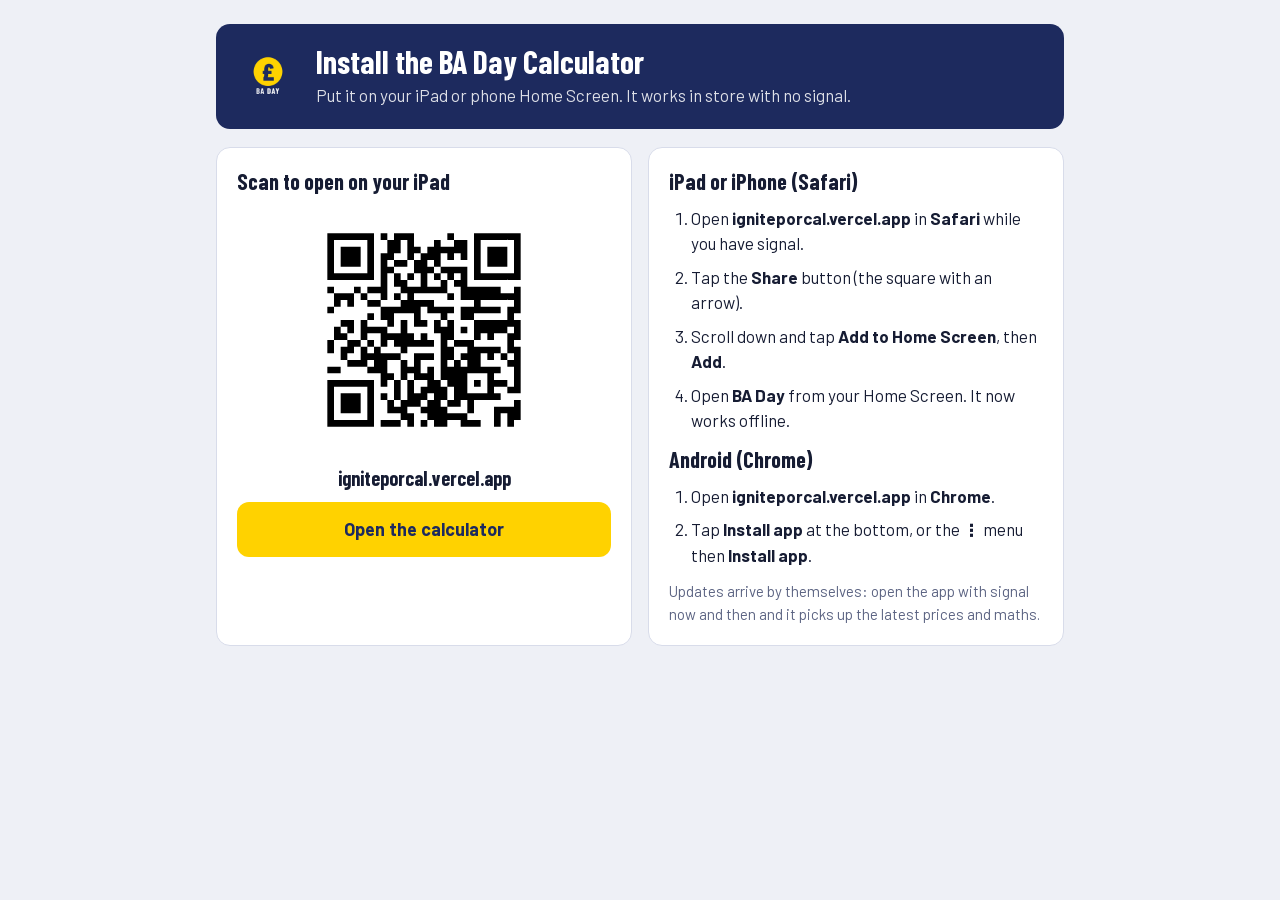
<file: install.html>
<!doctype html>
<html lang="en-GB">
<head>
<meta charset="utf-8">
<meta name="viewport" content="width=device-width, initial-scale=1, viewport-fit=cover">
<title>Install BA Day</title>
<meta name="theme-color" content="#1d2a5e">
<link rel="icon" type="image/png" sizes="32x32" href="icons/favicon-32.png">
<link rel="apple-touch-icon" href="icons/apple-touch-icon.png">
<link rel="stylesheet" href="fonts/fonts.css">
<style>
:root { --navy: #1d2a5e; --yellow: #ffd200; --bg: #eef0f6; --surface: #fff; --fg: #161c33; --muted: #5b6382; --line: #d8dcea; }
@media (prefers-color-scheme: dark) { :root { --bg: #0d1226; --surface: #161d38; --fg: #eef0fa; --muted: #9aa2c4; --line: #2a3359; color-scheme: dark; } }
* { box-sizing: border-box; }
body { margin: 0; background: var(--bg); color: var(--fg); font: 17px/1.5 Barlow, system-ui, sans-serif; }
.wrap { max-width: 880px; margin: 0 auto; padding-inline: 16px; padding-block: 24px 48px; display: grid; gap: 18px; }
header { background: var(--navy); color: #fff; border-radius: 14px; padding: 20px; display: flex; gap: 16px; align-items: center; }
header img { width: 64px; height: 64px; border-radius: 14px; }
h1 { font: 700 32px/1.1 "Barlow Condensed", "Arial Narrow", sans-serif; margin: 0; }
header p { margin: 4px 0 0; opacity: .85; }
.grid { display: grid; grid-template-columns: repeat(auto-fit, minmax(260px, 1fr)); gap: 16px; }
.card { background: var(--surface); border: 1px solid var(--line); border-radius: 14px; padding: 20px; display: grid; gap: 12px; align-content: start; min-width: 0; }
h2 { font: 700 22px "Barlow Condensed", "Arial Narrow", sans-serif; margin: 0; }
ol { margin: 0; padding-left: 22px; display: grid; gap: 8px; }
.qr { background: #fff; padding: 14px; border-radius: 12px; justify-self: center; line-height: 0; }
.url { font: 700 20px "Barlow Condensed", sans-serif; text-align: center; word-break: break-all; }
.open { display: block; text-align: center; background: var(--yellow); color: #1d2a5e; font-weight: 700; text-decoration: none; padding: 14px; border-radius: 12px; font-size: 18px; }
.muted { color: var(--muted); font-size: 15px; margin: 0; }
</style>
</head>
<body>
<div class="wrap">
  <header>
    <img src="icons/icon-192.png" alt="">
    <div>
      <h1>Install the BA Day Calculator</h1>
      <p>Put it on your iPad or phone Home Screen. It works in store with no signal.</p>
    </div>
  </header>

  <div class="grid">
    <div class="card">
      <h2>Scan to open on your iPad</h2>
      <div class="qr"><img src="icons/qr-app.svg" alt="QR code for igniteporcal.vercel.app" width="220" height="220"></div>
      <div class="url">igniteporcal.vercel.app</div>
      <a class="open" href="./">Open the calculator</a>
    </div>
    <div class="card">
      <h2>iPad or iPhone (Safari)</h2>
      <ol>
        <li>Open <b>igniteporcal.vercel.app</b> in <b>Safari</b> while you have signal.</li>
        <li>Tap the <b>Share</b> button (the square with an arrow).</li>
        <li>Scroll down and tap <b>Add to Home Screen</b>, then <b>Add</b>.</li>
        <li>Open <b>BA Day</b> from your Home Screen. It now works offline.</li>
      </ol>
      <h2>Android (Chrome)</h2>
      <ol>
        <li>Open <b>igniteporcal.vercel.app</b> in <b>Chrome</b>.</li>
        <li>Tap <b>Install app</b> at the bottom, or the <b>⋮</b> menu then <b>Install app</b>.</li>
      </ol>
      <p class="muted">Updates arrive by themselves: open the app with signal now and then and it picks up the latest prices and maths.</p>
    </div>
  </div>
</div>
</body>
</html>
</file>
<file: fonts/fonts.css>
/* Barlow & Barlow Condensed (latin), SIL Open Font License. Self-hosted so the app works offline. */
@font-face {
  font-family: 'Barlow';
  font-style: normal;
  font-weight: 400;
  font-display: swap;
  src: url(Barlow-400.woff2) format('woff2');
  unicode-range: U+0000-00FF, U+0131, U+0152-0153, U+02BB-02BC, U+02C6, U+02DA, U+02DC, U+0304, U+0308, U+0329, U+2000-206F, U+20AC, U+2122, U+2191, U+2193, U+2212, U+2215, U+FEFF, U+FFFD;
}
@font-face {
  font-family: 'Barlow';
  font-style: normal;
  font-weight: 500;
  font-display: swap;
  src: url(Barlow-500.woff2) format('woff2');
  unicode-range: U+0000-00FF, U+0131, U+0152-0153, U+02BB-02BC, U+02C6, U+02DA, U+02DC, U+0304, U+0308, U+0329, U+2000-206F, U+20AC, U+2122, U+2191, U+2193, U+2212, U+2215, U+FEFF, U+FFFD;
}
@font-face {
  font-family: 'Barlow';
  font-style: normal;
  font-weight: 600;
  font-display: swap;
  src: url(Barlow-600.woff2) format('woff2');
  unicode-range: U+0000-00FF, U+0131, U+0152-0153, U+02BB-02BC, U+02C6, U+02DA, U+02DC, U+0304, U+0308, U+0329, U+2000-206F, U+20AC, U+2122, U+2191, U+2193, U+2212, U+2215, U+FEFF, U+FFFD;
}
@font-face {
  font-family: 'Barlow';
  font-style: normal;
  font-weight: 700;
  font-display: swap;
  src: url(Barlow-700.woff2) format('woff2');
  unicode-range: U+0000-00FF, U+0131, U+0152-0153, U+02BB-02BC, U+02C6, U+02DA, U+02DC, U+0304, U+0308, U+0329, U+2000-206F, U+20AC, U+2122, U+2191, U+2193, U+2212, U+2215, U+FEFF, U+FFFD;
}
@font-face {
  font-family: 'Barlow Condensed';
  font-style: normal;
  font-weight: 600;
  font-display: swap;
  src: url(BarlowCondensed-600.woff2) format('woff2');
  unicode-range: U+0000-00FF, U+0131, U+0152-0153, U+02BB-02BC, U+02C6, U+02DA, U+02DC, U+0304, U+0308, U+0329, U+2000-206F, U+20AC, U+2122, U+2191, U+2193, U+2212, U+2215, U+FEFF, U+FFFD;
}
@font-face {
  font-family: 'Barlow Condensed';
  font-style: normal;
  font-weight: 700;
  font-display: swap;
  src: url(BarlowCondensed-700.woff2) format('woff2');
  unicode-range: U+0000-00FF, U+0131, U+0152-0153, U+02BB-02BC, U+02C6, U+02DA, U+02DC, U+0304, U+0308, U+0329, U+2000-206F, U+20AC, U+2122, U+2191, U+2193, U+2212, U+2215, U+FEFF, U+FFFD;
}
@font-face {
  font-family: 'Barlow Condensed';
  font-style: normal;
  font-weight: 800;
  font-display: swap;
  src: url(BarlowCondensed-800.woff2) format('woff2');
  unicode-range: U+0000-00FF, U+0131, U+0152-0153, U+02BB-02BC, U+02C6, U+02DA, U+02DC, U+0304, U+0308, U+0329, U+2000-206F, U+20AC, U+2122, U+2191, U+2193, U+2212, U+2215, U+FEFF, U+FFFD;
}
</file>
